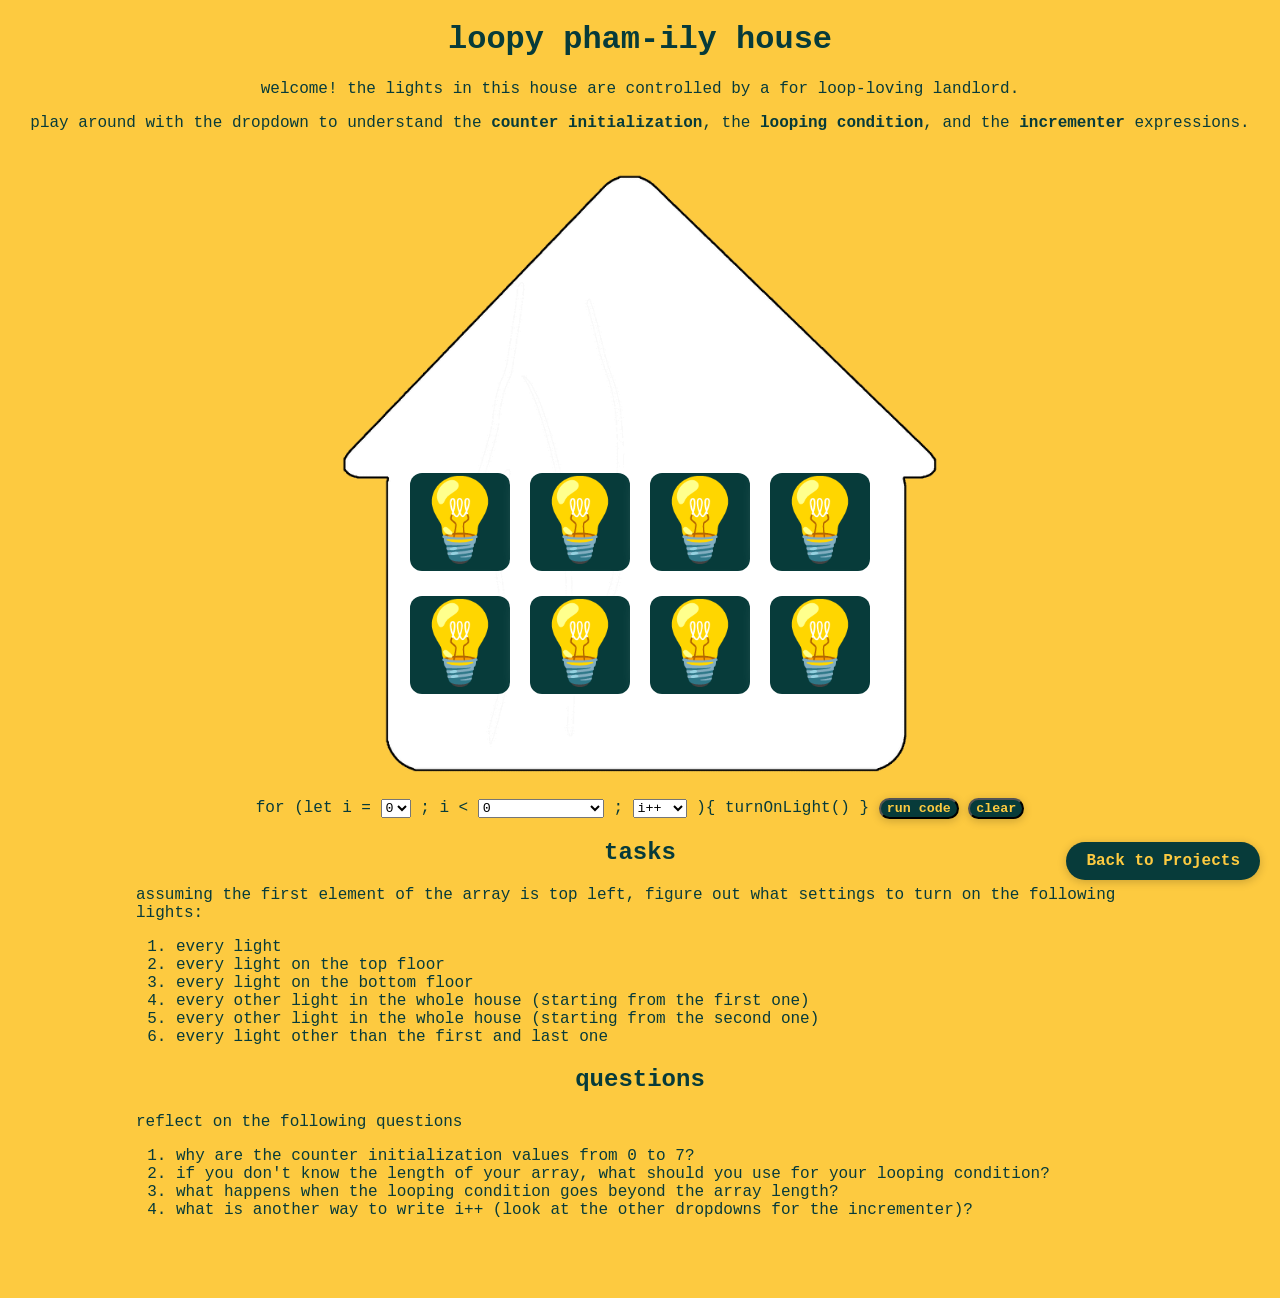
<file: loops.html>
<!DOCTYPE html>
<html lang="en">

<head>
  <meta charset="UTF-8">
  <meta name="viewport" content="width=device-width, initial-scale=1.0">
  <title>phamily house</title>
  <link rel="stylesheet" href="stylesheets/loops.css">
</head>

<body>
  <h1>loopy pham-ily house</h1>
  <p>welcome! the lights in this house are controlled by a for loop-loving landlord.</p>
  <p>play around with the dropdown to understand the <b>counter initialization</b>, the <b>looping condition</b>, and
    the <b>incrementer</b> expressions.</p>
  <div id="wrapper">
    <div class="top-floor lights">
      <p class="lightbulb">💡</p>
      <p class="lightbulb">💡</p>
      <p class="lightbulb">💡</p>
      <p class="lightbulb">💡</p>
    </div>
    <div class="bottom-floor lights">
      <p class="lightbulb">💡</p>
      <p class="lightbulb">💡</p>
      <p class="lightbulb">💡</p>
      <p class="lightbulb">💡</p>
    </div>
  </div>
  <center>
    <span>for (let i = </span>
    <select name="init" id="init">
      <option value="0">0</option>
      <option value="1">1</option>
      <option value="2">2</option>
      <option value="3">3</option>
      <option value="4">4</option>
      <option value="5">5</option>
      <option value="6">6</option>
      <option value="7">7</option>
    </select>
    <span>; i < </span>
        <select name="stop" id="stop">
          <option value="0">0</option>
          <option value="1">1</option>
          <option value="2">2</option>
          <option value="3">3</option>
          <option value="4">4</option>
          <option value="5">5</option>
          <option value="6">6</option>
          <option value="7">7</option>
          <option value="8">8</option>
          <option value="8">lights.length</option>
        </select>
        <span>; </span>
        <select name="inc" id="inc">
          <option value="1">i++</option>
          <option value="2">i+=2</option>
          <option value="3">i+=3</option>
          <option value="4">i+=4</option>
        </select>
        <span>){ turnOnLight() }</span>
        <button id="run">run code</button>
        <button id="clear">clear</button>
  </center>

  <h2>tasks</h2>
  <div id="tasks">
  assuming the first element of the array is top left, figure out what settings to turn on the following lights:
  <ol>
    <li>every light</li>
    <li>every light on the top floor</li>
    <li>every light on the bottom floor</li>
    <li>every other light in the whole house (starting from the first one)</li>
    <li>every other light in the whole house (starting from the second one)</li>
    <li>every light other than the first and last one</li>
  </ol>
  </div>

  <h2>questions</h2>
  <div id="questions">
  reflect on the following questions
  <ol>
    <li>why are the counter initialization values from 0 to 7?</li>
    <li>if you don't know the length of your array, what should you use for your looping condition?</li>
    <li>what happens when the looping condition goes beyond the array length?</li>
    <li>what is another way to write i++ (look at the other dropdowns for the incrementer)?</li>
  </ol>
  </div>
  <a href="projects.html" class="projects-button">Back to Projects</a>

  <script src="scripts/loops.js"></script>
</body>

</html>
</file>
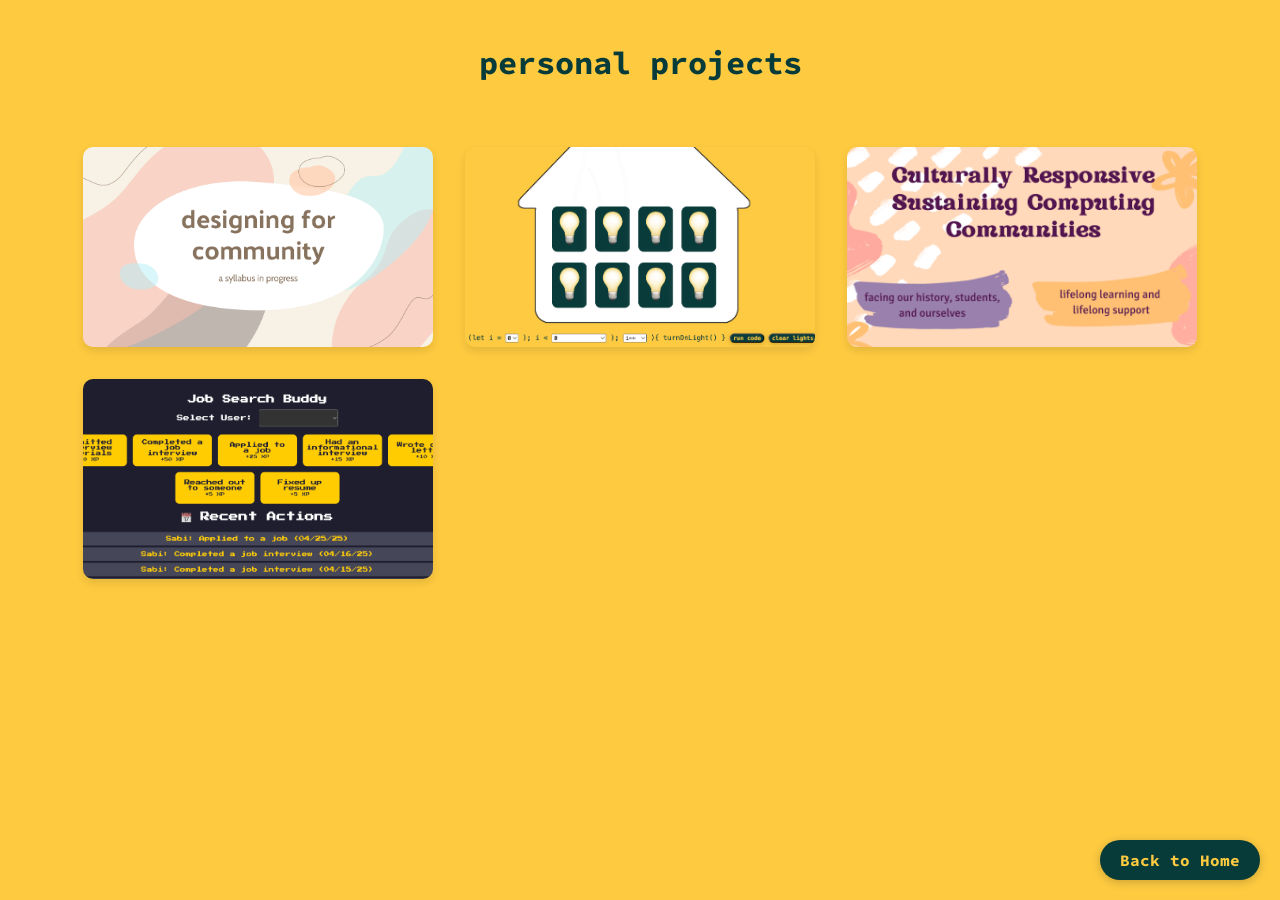
<file: projects.html>
<!DOCTYPE html>
<html lang="en">

<head>
	<meta charset="UTF-8">
    <meta name="viewport" content="width=device-width, initial-scale=1.0">
	<title>personal projects</title>
	<link href="https://fonts.googleapis.com/css2?family=Source+Code+Pro&display=swap" rel="stylesheet">
	<link rel="stylesheet" href="stylesheets/projects.css">
</head>

<body>
    <h2 class="projects-title">personal projects</h2>
	<div class="projects-container">
        <div class="project-card">
            <div class="image-container">
                <img src="resources/community.png" alt="designing for community" class="project-image">
            </div>
            <div class="project-description">
                <p><a href="https://docs.google.com/presentation/d/1i3iaaQbpcvoP3FwNkA1bcXzktezyYlPn_9PCZt15pLk" target="_blank">designing for community</a>: 
                    syllabus for a cs x ethnic studies course that explores technology through a community-conscious lens</p>
            </div>
        </div>

        <div class="project-card">
            <div class="image-container">
                <img src="resources/lightbulbs.png" alt="for loops explorer" class="project-image">
            </div>
            <div class="project-description">
                <p><a href="loops.html">for loops explorer</a>: 
                    interactive tool for exploring and understanding for loops using a house lights visual</p>            
            </div>
        </div>
    
        <div class="project-card">
            <div class="image-container">
                <img src="resources/plc.png" alt="crcs computing communities" class="project-image">
            </div>
            <div class="project-description">
                <p><a href="https://docs.google.com/document/d/1dCBDBqFQCzEbmdkYUuF_sh6hmpmDRkdK5KdAhx2JUus" target="_blank">culturally relevant computing communities</a>: 
                    session outline for a plc for cs educators exploring culturally responsive-sustaining pedagogy</p>            
            </div>
        </div>

        <div class="project-card">
            <div class="image-container">
                <img src="resources/jobtreats.png" alt="Job Treats" class="project-image">
            </div>
            <div class="project-description">
                <p><a href="http://jobtreats.duckdns.org/" target="_blank">job treats</a>:
                    job application process helper that tracks different user actions and offers treats as motivation</p>
            </div>
        </div>
    </div>

    <a href="index.html" class="home-button">Back to Home</a>
    
</body>

</html>
</file>
<file: stylesheets/loops.css>
body {
    height: 100vh;
    background-color: #FDCA40;
    color: #073B3A;
    font-family: 'Source Code Pro', monospace;
}

#wrapper {
    background-image: url('../resources/house.png');
    background-repeat: no-repeat;
    background-size: contain;  /* Show entire image */
    background-position: center;
    height: 50vh;               /* Only half the viewport height */
    width: 100%;
    max-width: 800px;
    margin: auto;
    padding: 100px 40px;        /* Adjust as needed to place bulbs inside */
    position: relative;
    display: flex;
    flex-direction: column;
    align-items: center;
  }  

.lights {
    display: flex;
    flex-wrap: wrap;
    justify-content: center;
    gap: 20px;
}

.lightbulb {
    font-size: clamp(2rem, 10vw, 5rem); /* Responsive font size */
    background: #073B3A;
    padding: 0px;
    border-radius: 12px;
    box-shadow: 0 0 25px white;
    text-align: center;
    font-size: 80px;
    text-align: center;
    transition: 0.2s;
    margin: 0px;
}

h1, h2, p {
    text-align: center;
}

.top-floor {
    padding-top: 25vh;
    display: flex;
    width: 100%;
    flex-wrap: wrap;
}

.bottom-floor {
    padding-top: 25px;
    display: flex;
    width: 100%;
    flex-wrap: wrap;
}

/* Add this to your CSS */
.projects-button {
    position: fixed;
    bottom: 20px;
    right: 20px;
    padding: 10px 20px;
    background-color: #073B3A;
    color: #FDCA40;
    text-decoration: none;
    border-radius: 30px;
    font-weight: bold;
    box-shadow: 0 2px 10px rgba(0,0,0,0.2);
    transition: all 0.3s ease;
    z-index: 1000; /* Ensures it stays above other content */
}

.projects-button:hover, button:hover {
    background-color: #0a5250;
    transform: translateY(-3px);
    box-shadow: 0 4px 15px rgba(0,0,0,0.3);
}

.projects-button:active, button:active {
    transform: translateY(1px);
}

a {
    color: white;
}

select {
    font-family: 'Source Code Pro', monospace;
}

button {
    font-family: 'Source Code Pro', monospace;
    color: white;
    background-color: #073B3A;
    color: #FDCA40;
    text-decoration: none;
    border-radius: 30px;
    font-weight: bold;
    box-shadow: 0 2px 10px rgba(0,0,0,0.2);
    transition: all 0.3s ease;

}

#tasks, #questions {
    margin: auto 10vw;
}

#questions {
    padding-bottom: 5vh;
}

/* Responsive adjustment for smaller screens */
@media (max-width: 768px) {
    .projects-button {
        padding: 8px 16px;
        font-size: 0.9rem;
        bottom: 15px;
        right: 15px;
    }
}
</file>
<file: stylesheets/projects.css>
body {
    width: 100%;
    display: flex;
    flex-direction: column;
    justify-content: flex-start;
    align-items: center;
    background-color: #FDCA40;
    color: #073B3A;
    font-family: 'Source Code Pro', monospace;
    margin: 0;
    text-align: center;
    padding: 1rem 0; /* Vertical padding only */
    overflow-x: hidden;
}

.projects-container {
    display: grid;
    grid-template-columns: repeat(auto-fit, minmax(300px, 350px));
    justify-content: center;
    gap: 2rem;
    padding: 2rem 0; /* Vertical padding only */
    width: calc(100% - 2rem); /* Accounts for body padding */
    max-width: 1200px;
    box-sizing: border-box;
}

.projects-title {
    font-size: clamp(1.5rem, 5vw, 2rem); /* More responsive font size */
    font-weight: bold;
    color: #073B3A;
    margin-bottom: 2rem;
    text-align: center;
    width: 100%;
    padding: 0 1rem; /* Prevents text from touching edges */
}

.project-card {
    position: relative;
    width: 100%;
    max-width: 350px;
    height: 200px;
    border-radius: 10px;
    overflow: hidden;
    cursor: pointer;
    box-shadow: 0 4px 8px rgba(0, 0, 0, 0.1);
    transition: transform 0.3s ease-in-out;
    margin: 0 auto; /* Centers card if it's alone */
}

/* Rest of your existing card styles remain the same */
.image-container {
    position: absolute;
    top: 0;
    left: 0;
    width: 100%;
    height: 100%;
    transition: opacity 0.5s ease;
}

.project-image {
    width: 100%;
    height: 100%;
    object-fit: cover;
}

.project-description {
    position: absolute;
    top: 0;
    left: 0;
    width: 100%;
    height: 100%;
    background-color: rgba(0, 0, 0, 0.7);
    color: white;
    display: flex;
    justify-content: center;
    align-items: center;
    opacity: 0;
    transition: opacity 0.5s ease;
    padding: 1rem;
    text-align: center;
    font-size: 1rem;
    border-radius: 10px;
    overflow: hidden;
    word-wrap: break-word;
    white-space: normal;
    box-sizing: border-box;
}

.project-card:hover .image-container {
    opacity: 0.4;
}

.project-card:hover .project-description {
    opacity: 1;
}

/* Responsive adjustments */
@media (max-width: 768px) {
    .projects-container {
        grid-template-columns: minmax(300px, 350px); /* Single centered column */
        width: calc(100% - 1rem);
        padding: 1rem 0;
    }
    
    .project-card {
        height: 180px;
    }
}

/* Add this to your CSS */
.home-button {
    position: fixed;
    bottom: 20px;
    right: 20px;
    padding: 10px 20px;
    background-color: #073B3A;
    color: #FDCA40;
    text-decoration: none;
    border-radius: 30px;
    font-weight: bold;
    box-shadow: 0 2px 10px rgba(0,0,0,0.2);
    transition: all 0.3s ease;
    z-index: 1000; /* Ensures it stays above other content */
}

.home-button:hover {
    background-color: #0a5250;
    transform: translateY(-3px);
    box-shadow: 0 4px 15px rgba(0,0,0,0.3);
}

.home-button:active {
    transform: translateY(1px);
}

a {
    color: white;
}

/* Responsive adjustment for smaller screens */
@media (max-width: 768px) {
    .home-button {
        padding: 8px 16px;
        font-size: 0.9rem;
        bottom: 15px;
        right: 15px;
    }
}
</file>
